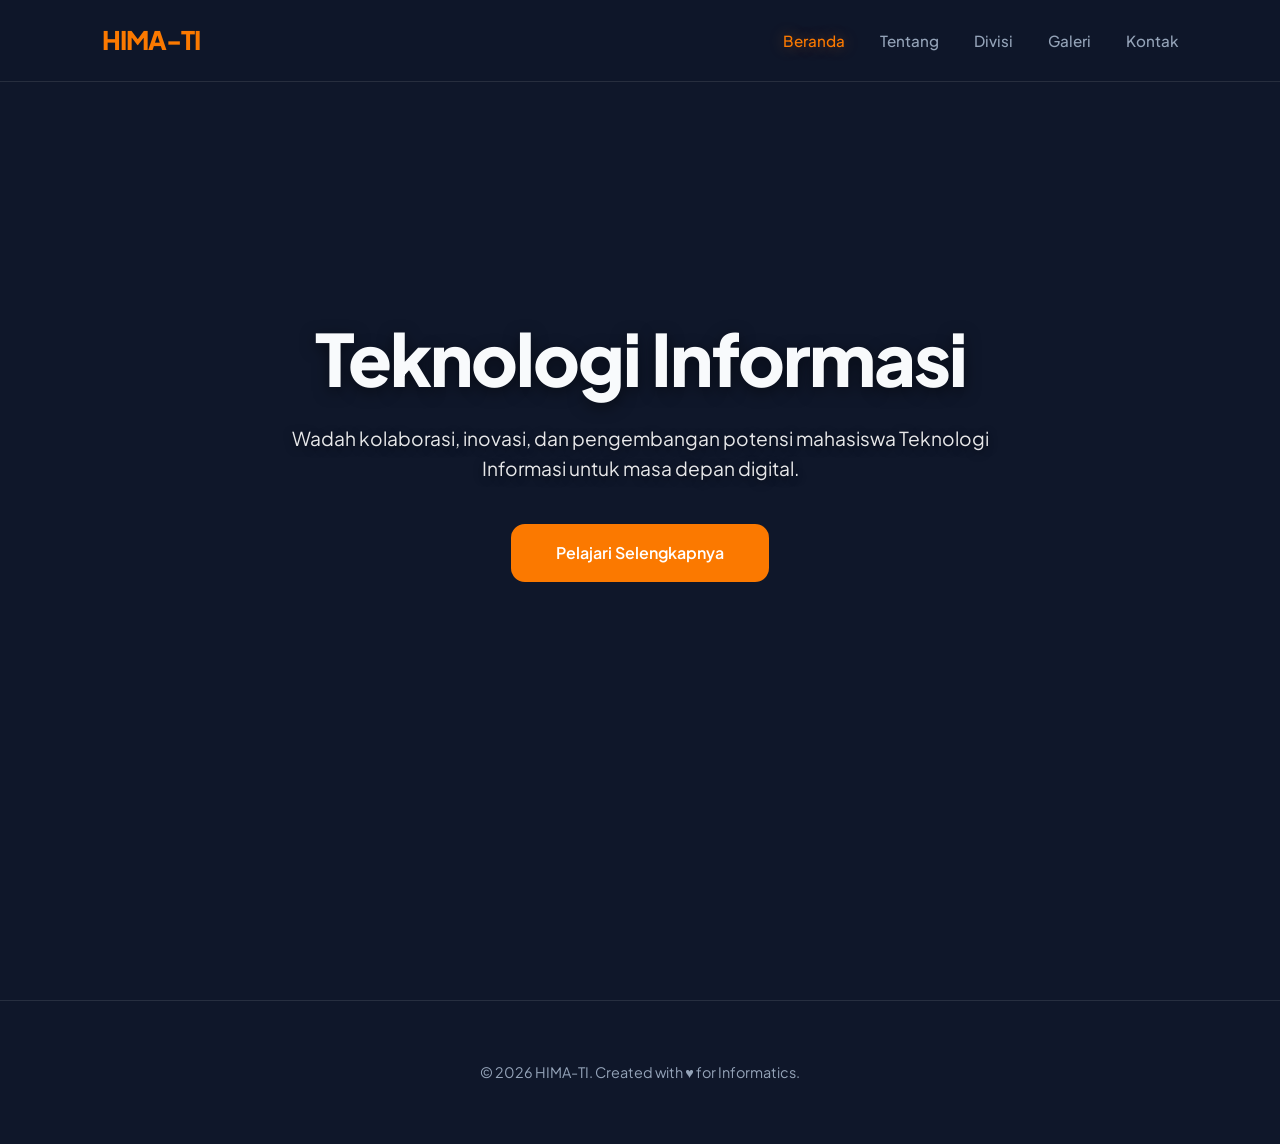
<file: index.html>
<!doctype html>
<html lang="id">
  <head>
    <meta charset="UTF-8" />
    <meta name="viewport" content="width=device-width, initial-scale=1.0" />
    <title>HIMA-TI | Beranda</title>
    <link rel="stylesheet" href="style.css" />
  </head>
  <body>
    <header>
      <div class="logo">HIMA-TI</div>
      <nav>
        <ul class="nav-links">
          <li><a href="index.html" class="active">Beranda</a></li>
          <li><a href="tentang.html">Tentang</a></li>
          <li><a href="divisi.html">Divisi</a></li>
          <li><a href="galeri.html">Galeri</a></li>
          <li><a href="kontak.html">Kontak</a></li>
        </ul>
      </nav>
    </header>

    <section class="hero" id="home">
      <div class="hero-content">
        <h1>Teknologi Informasi</h1>
        <p>
          Wadah kolaborasi, inovasi, dan pengembangan potensi mahasiswa
          Teknologi Informasi untuk masa depan digital.
        </p>
        <a href="tentang.html" class="btn">Pelajari Selengkapnya</a>
      </div>
    </section>

    <footer>
      <p>&copy; 2026 HIMA-TI. Created with &hearts; for Informatics.</p>
    </footer>
  </body>
</html>
</file>
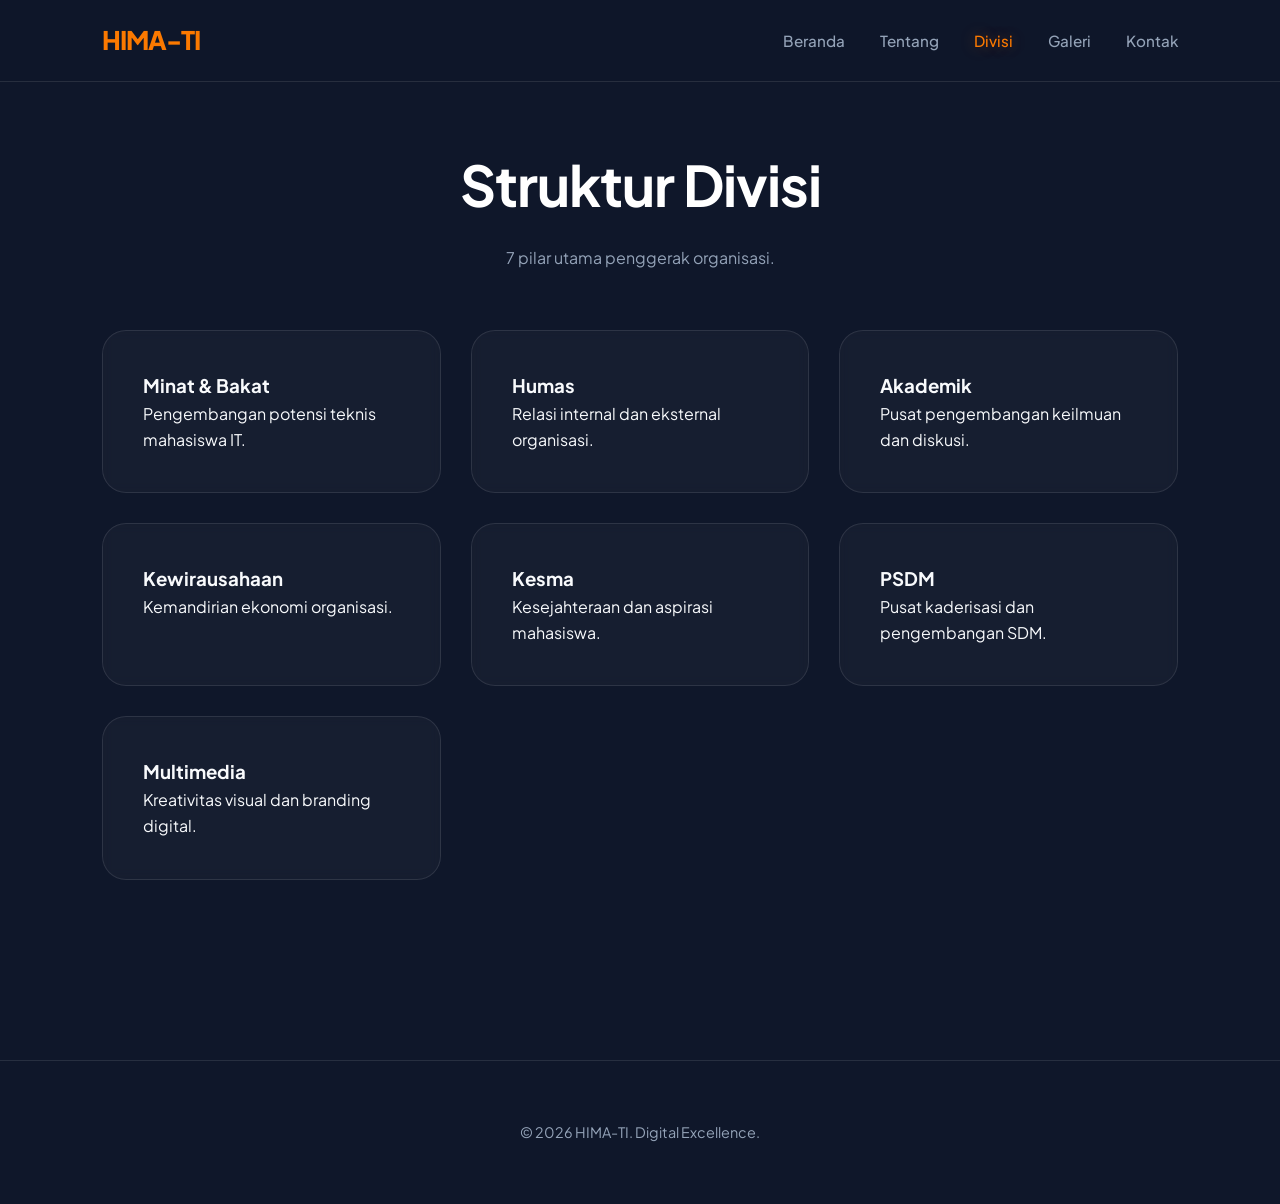
<file: divisi.html>
<!DOCTYPE html>
<html lang="id">
<head>
    <meta charset="UTF-8">
    <meta name="viewport" content="width=device-width, initial-scale=1.0">
    <title>Divisi | HIMA-TI</title>
    <link rel="stylesheet" href="style.css">
</head>
<body>
    <header>
        <div class="logo">HIMA-TI</div>
        <nav>
            <ul class="nav-links">
                <li><a href="index.html">Beranda</a></li>
                <li><a href="tentang.html">Tentang</a></li>
                <li><a href="divisi.html" class="active">Divisi</a></li>
                <li><a href="galeri.html">Galeri</a></li>
                <li><a href="kontak.html">Kontak</a></li>
            </ul>
        </nav>
    </header>

    <main class="container">
        <div class="section-title">
            <h1>Struktur Divisi</h1>
            <p>7 pilar utama penggerak organisasi.</p>
        </div>
        <div class="grid-layout">
            <div class="glass-card"><h3>Minat & Bakat</h3><p>Pengembangan potensi teknis mahasiswa IT.</p></div>
            <div class="glass-card"><h3>Humas</h3><p>Relasi internal dan eksternal organisasi.</p></div>
            <div class="glass-card"><h3>Akademik</h3><p>Pusat pengembangan keilmuan dan diskusi.</p></div>
            <div class="glass-card"><h3>Kewirausahaan</h3><p>Kemandirian ekonomi organisasi.</p></div>
            <div class="glass-card"><h3>Kesma</h3><p>Kesejahteraan dan aspirasi mahasiswa.</p></div>
            <div class="glass-card"><h3>PSDM</h3><p>Pusat kaderisasi dan pengembangan SDM.</p></div>
            <div class="glass-card"><h3>Multimedia</h3><p>Kreativitas visual dan branding digital.</p></div>
        </div>
    </main>

    <footer><p>&copy; 2026 HIMA-TI. Digital Excellence.</p></footer>
</body>
</html>
</file>
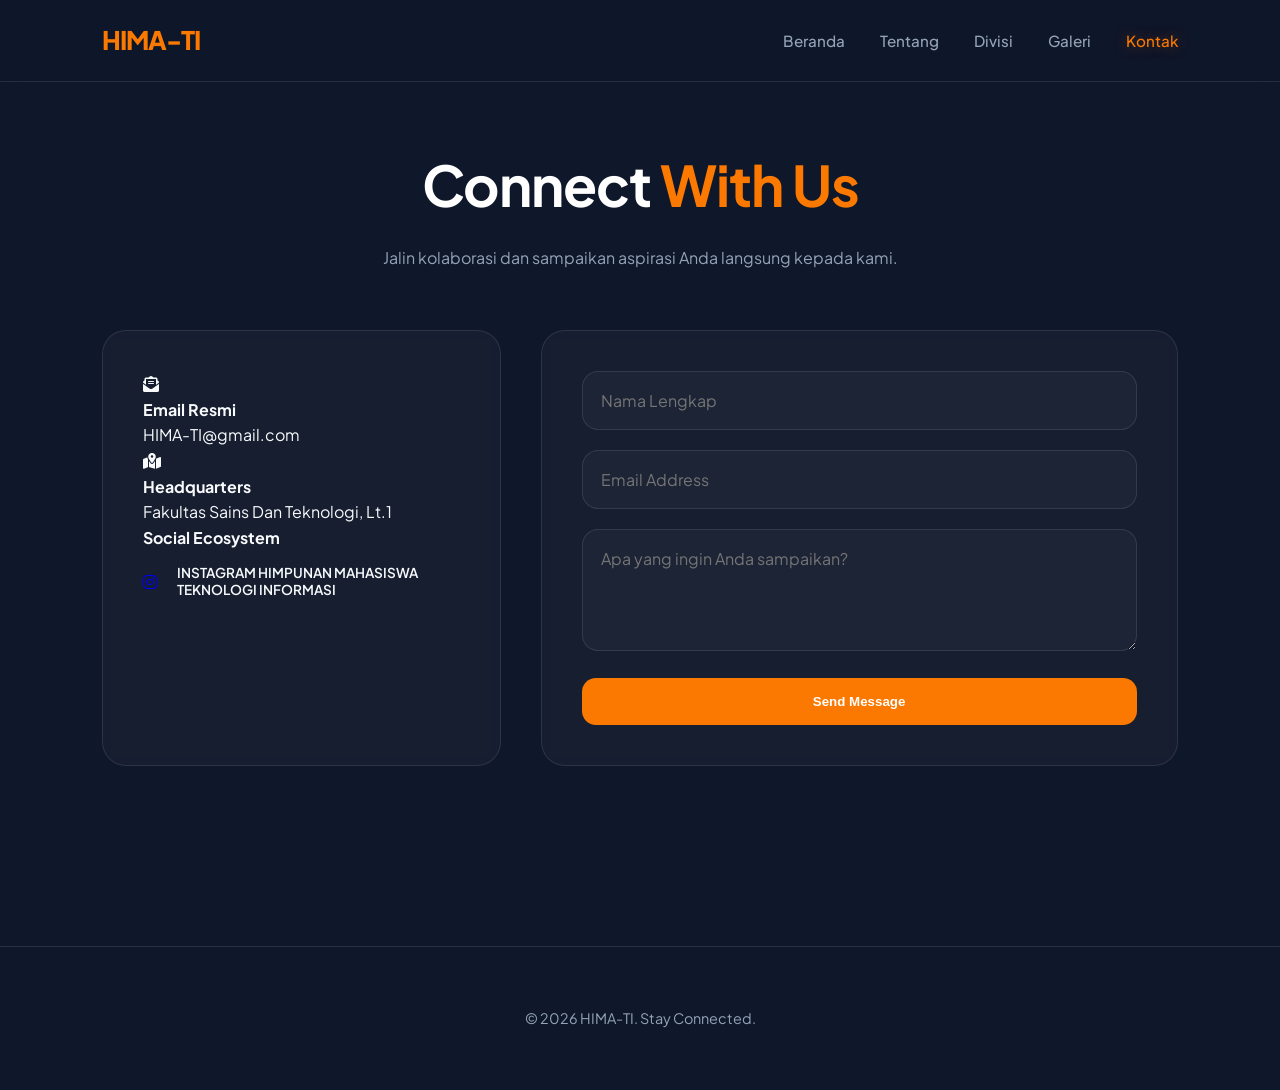
<file: kontak.html>
<!DOCTYPE html>
<html lang="id">
<head>
    <meta charset="UTF-8">
    <meta name="viewport" content="width=device-width, initial-scale=1.0">
    <title>Kontak | HIMA-TI Modern</title>
    <link rel="stylesheet" href="style.css">
    <link rel="stylesheet" href="https://cdnjs.cloudflare.com/ajax/libs/font-awesome/6.0.0/css/all.min.css">
</head>
<body>
    <header>
        <div class="logo">HIMA-TI</div>
        <nav>
            <ul class="nav-links">
                <li><a href="index.html">Beranda</a></li>
                <li><a href="tentang.html">Tentang</a></li>
                <li><a href="divisi.html">Divisi</a></li>
                <li><a href="galeri.html">Galeri</a></li>
                <li><a href="kontak.html" class="active">Kontak</a></li>
            </ul>
        </nav>
    </header>

    <main class="container">
        <div class="section-title">
            <h1>Connect <span>With Us</span></h1>
            <p>Jalin kolaborasi dan sampaikan aspirasi Anda langsung kepada kami.</p>
        </div>

        <div class="contact-grid">
            <div class="glass-card contact-details">
                <div class="detail-item">
                    <i class="fas fa-envelope-open-text"></i>
                    <div>
                        <h4>Email Resmi</h4>
                        <p>HIMA-TI@gmail.com</p>
                    </div>
                </div>
                <div class="detail-item">
                    <i class="fas fa-map-marked-alt"></i>
                    <div>
                        <h4>Headquarters</h4>
                        <p>Fakultas Sains Dan Teknologi, Lt.1</p>
                    </div>
                </div>

                <div class="social-connect">
                    <h4>Social Ecosystem</h4>
                    <div class="social-links" style="display: flex; align-items: center; gap: 20px; margin-top: 15px;">
                        <a href="https://www.instagram.com/it_uinarraniry?igsh=MXd5YmV2d2R3Nzl0bA==" target="_blank" rel="noopener noreferrer">
                            <i class="fab fa-instagram"></i>
                        </a>
                        <h3 style="font-size: 0.85rem; font-weight: 600; color: var(--text-main); margin: 0; line-height: 1.2;">
                            INSTAGRAM HIMPUNAN MAHASISWA<br>TEKNOLOGI INFORMASI
                        </h3>
                    </div>
                </div>
            </div>

            <div class="glass-card">
                <form class="modern-form">
                    <div class="form-group">
                        <input type="text" placeholder="Nama Lengkap" required>
                    </div>
                    <div class="form-group">
                        <input type="email" placeholder="Email Address" required>
                    </div>
                    <div class="form-group">
                        <textarea rows="4" placeholder="Apa yang ingin Anda sampaikan?" required></textarea>
                    </div>
                    <button type="submit" class="btn" style="width: 100%; border: none; cursor: pointer;">
                        Send Message
                    </button>
                </form>
            </div>
        </div>
    </main>

    <footer>
        <p>&copy; 2026 HIMA-TI. Stay Connected.</p>
    </footer>
</body>
</html>
</file>
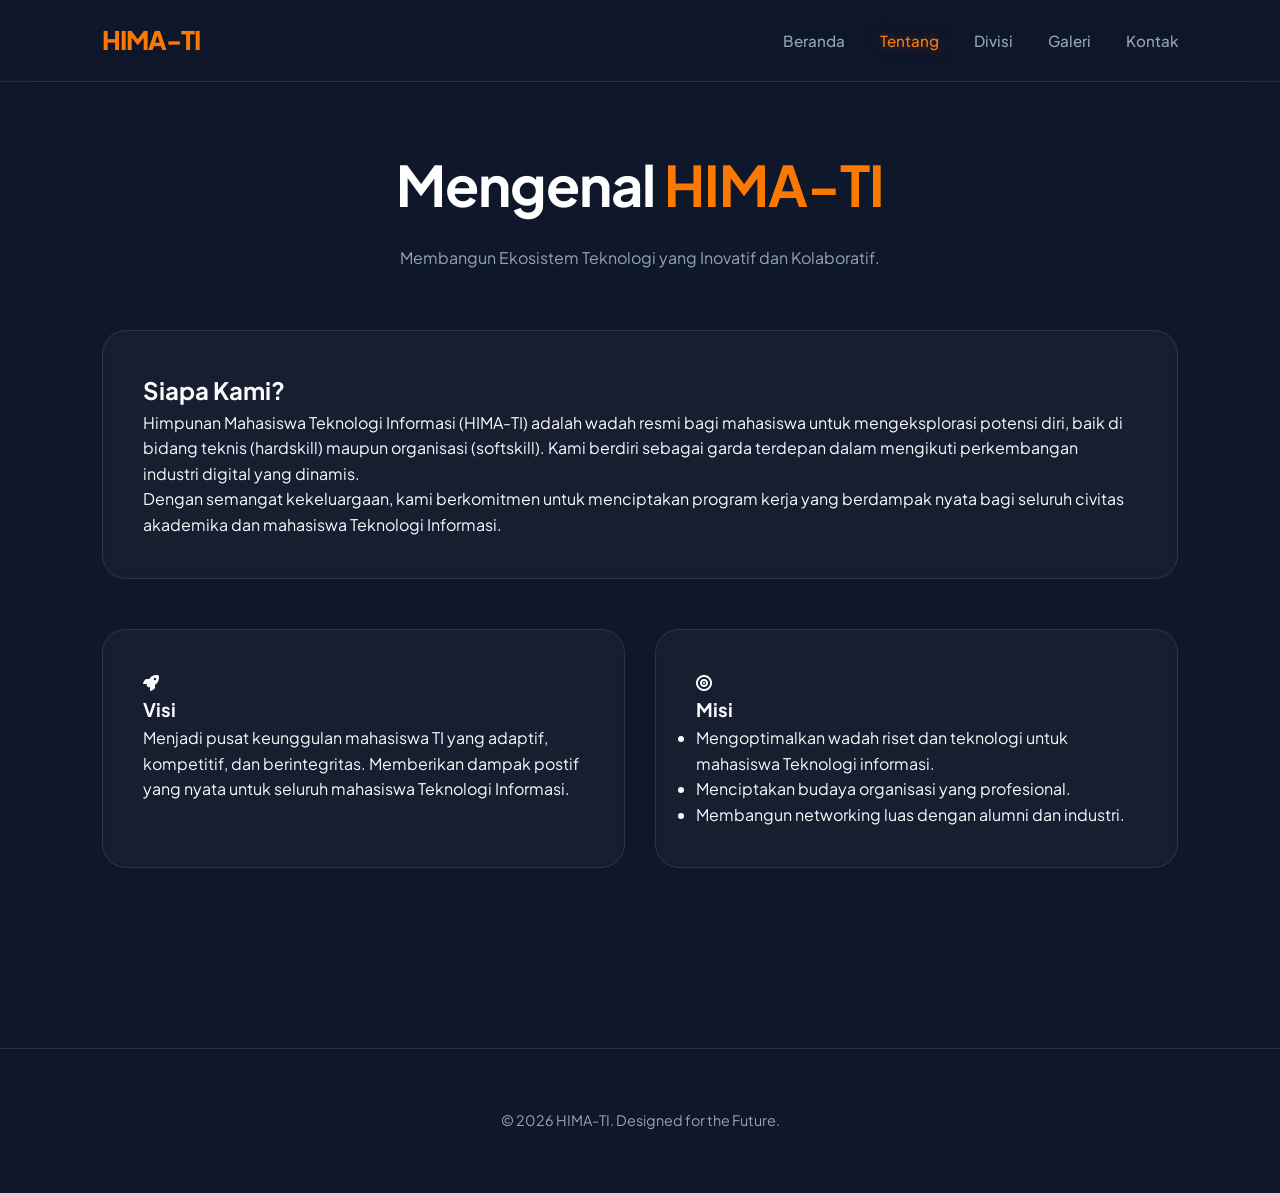
<file: tentang.html>
<!DOCTYPE html>
<html lang="id">
<head>
    <meta charset="UTF-8">
    <meta name="viewport" content="width=device-width, initial-scale=1.0">
    <title>Tentang Kami | HIMA-TI Modern</title>
    <link rel="stylesheet" href="style.css">
    <link rel="stylesheet" href="https://cdnjs.cloudflare.com/ajax/libs/font-awesome/6.0.0/css/all.min.css">
</head>
<body>
    <header>
        <div class="logo">HIMA-TI</div>
        <nav>
            <ul class="nav-links">
                <li><a href="index.html">Beranda</a></li>
                <li><a href="tentang.html" class="active">Tentang</a></li>
                <li><a href="divisi.html">Divisi</a></li>
                <li><a href="galeri.html">Galeri</a></li>
                <li><a href="kontak.html">Kontak</a></li>
            </ul>
        </nav>
    </header>

    <main class="container">
        <section class="about-hero-section">
            <div class="section-title">
                <h1>Mengenal <span>HIMA-TI</span></h1>
                <p>Membangun Ekosistem Teknologi yang Inovatif dan Kolaboratif.</p>
            </div>
            
            <div class="glass-card main-profile">
                <div class="profile-text">
                    <h2>Siapa Kami?</h2>
                    <p>Himpunan Mahasiswa Teknologi Informasi (HIMA-TI) adalah wadah resmi bagi mahasiswa untuk mengeksplorasi potensi diri, baik di bidang teknis (hardskill) maupun organisasi (softskill). Kami berdiri sebagai garda terdepan dalam mengikuti perkembangan industri digital yang dinamis.</p>
                    <p>Dengan semangat kekeluargaan, kami berkomitmen untuk menciptakan program kerja yang berdampak nyata bagi seluruh civitas akademika dan mahasiswa Teknologi Informasi.</p>
                </div>
            </div>
        </section>

        <section class="vision-mission-section" style="margin-top: 50px;">
            <div class="grid-layout">
                <div class="glass-card">
                    <div class="icon-header"><i class="fas fa-rocket"></i></div>
                    <h3>Visi</h3>
                    <p>Menjadi pusat keunggulan mahasiswa TI yang adaptif, kompetitif, dan berintegritas. Memberikan dampak postif yang nyata untuk seluruh mahasiswa Teknologi Informasi.</p>
                </div>
                
                <div class="glass-card">
                    <div class="icon-header"><i class="fas fa-bullseye"></i></div>
                    <h3>Misi</h3>
                    <ul class="clean-list">
                        <li>Mengoptimalkan wadah riset dan teknologi untuk mahasiswa Teknologi informasi.</li>
                        <li>Menciptakan budaya organisasi yang profesional.</li>
                        <li>Membangun networking luas dengan alumni dan industri.</li>
                    </ul>
                </div>
            </div>
        </section>
    </main>

    <footer>
        <p>&copy; 2026 HIMA-TI. Designed for the Future.</p>
    </footer>
</body>
</html>
</file>
<file: style.css>
/* OPTIMIZED RESPONSIVE CSS 
    Theme: Web3 Dark Orange (HIMA-TI Edition)
*/

@import url('https://fonts.googleapis.com/css2?family=Plus+Jakarta+Sans:wght@300;400;600;800&display=swap');

:root {
    --bg-dark: #0f172a;           /* Deep Blue - Web3 Standard */
    --primary: #fb7900;           /* Oranye Identitas */
    --primary-light: #ffab5e;
    --white: #ffffff;
    --glass: rgba(255, 255, 255, 0.03);
    --glass-border: rgba(255, 255, 255, 0.1);
    --text-main: #f8fafc;
    --text-dim: #94a3b8;
    --transition: all 0.4s cubic-bezier(0.2, 0.8, 0.2, 1);
}

* {
    margin: 0;
    padding: 0;
    box-sizing: border-box;
}

html {
    scroll-behavior: smooth;
}

body {
    font-family: 'Plus Jakarta Sans', sans-serif;
    background-color: var(--bg-dark);
    color: var(--text-main);
    line-height: 1.6;
    overflow-x: hidden;
}

/* --- HEADER & NAV --- */
header {
    background: rgba(15, 23, 42, 0.85);
    backdrop-filter: blur(15px);
    -webkit-backdrop-filter: blur(15px);
    border-bottom: 1px solid var(--glass-border);
    padding: 20px 8%;
    position: fixed;
    width: 100%;
    top: 0;
    z-index: 1000;
    display: flex;
    justify-content: space-between;
    align-items: center;
    transition: var(--transition);
}

.logo {
    font-weight: 800;
    font-size: 1.6rem;
    color: var(--primary);
    letter-spacing: -1px;
}

.nav-links {
    display: flex;
    list-style: none;
    gap: 35px;
}

.nav-links a {
    text-decoration: none;
    color: var(--text-dim);
    font-weight: 500;
    font-size: 0.95rem;
    transition: var(--transition);
}

.nav-links a:hover, .nav-links a.active {
    color: var(--primary);
    text-shadow: 0 0 15px rgba(251, 121, 0, 0.4);
}

/* --- LAYOUT --- */
.container {
    padding: 140px 8% 80px;
    max-width: 1300px;
    margin: 0 auto;
}

.section-title {
    text-align: center;
    margin-bottom: 60px;
}

.section-title h1 {
    font-size: clamp(2rem, 5vw, 3.5rem);
    margin-bottom: 15px;
    color: var(--white);
    letter-spacing: -1px;
}

.section-title span {
    color: var(--primary);
}

.section-title p {
    color: var(--text-dim);
    max-width: 600px;
    margin: 0 auto;
}

/* --- HERO (GABUNGAN DENGAN STYLE HTML TADI) --- */
.hero {
    height: 100vh;
    width: 100%;
    display: flex;
    align-items: center;
    justify-content: center;
    text-align: center;
    overflow: hidden;
    position: relative;
    /* Background Image dari HTML sebelumnya */
    background: linear-gradient(rgba(15, 23, 42, 0.7), rgba(15, 23, 42, 0.7)),
                url("https://cdn.corenexis.com/files/c/8132881720.png") no-repeat !important;
    background-position: center center !important;
    background-size: contain !important; /* Agar desain utuh di desktop */
    background-color: var(--bg-dark) !important;
}

.hero-content {
    max-width: 900px;
    padding: 0 20px;
    z-index: 10;
}

.hero-content h1 {
    font-size: clamp(2.5rem, 7vw, 4.5rem);
    font-weight: 800;
    line-height: 1.1;
    margin-bottom: 25px;
    letter-spacing: -2px;
    text-shadow: 0 4px 15px rgba(0, 0, 0, 0.5);
}

.hero-content p {
    color: rgba(255, 255, 255, 0.9);
    max-width: 700px;
    margin: 0 auto 40px;
    font-size: clamp(1rem, 2vw, 1.2rem);
    text-shadow: 0 2px 8px rgba(0, 0, 0, 0.5);
}

/* --- COMPONENTS --- */
.grid-layout {
    display: grid;
    grid-template-columns: repeat(auto-fit, minmax(300px, 1fr));
    gap: 30px;
}

.glass-card {
    background: var(--glass);
    border: 1px solid var(--glass-border);
    backdrop-filter: blur(5px);
    padding: 40px;
    border-radius: 24px;
    transition: var(--transition);
}

.glass-card:hover {
    border-color: var(--primary);
    background: rgba(255, 255, 255, 0.06);
    transform: translateY(-12px) scale(1.02);
    box-shadow: 0 20px 40px rgba(0, 0, 0, 0.3);
}

.btn {
    padding: 16px 45px;
    background: var(--primary);
    color: var(--white);
    text-decoration: none;
    border-radius: 14px;
    font-weight: 600;
    display: inline-block;
    transition: var(--transition);
    border: none;
    cursor: pointer;
}

.btn:hover {
    transform: translateY(-5px);
    background: var(--primary-light);
    box-shadow: 0 10px 30px rgba(251, 121, 0, 0.4);
}

/* --- GALLERY --- */
.gallery-grid {
    display: grid;
    grid-template-columns: repeat(auto-fill, minmax(280px, 1fr));
    gap: 25px;
}

.gallery-item {
    position: relative;
    border-radius: 24px;
    overflow: hidden;
    height: 320px;
    border: 1px solid var(--glass-border);
    transition: var(--transition);
}

.gallery-item img {
    width: 100%;
    height: 100%;
    object-fit: cover;
    filter: brightness(0.7) grayscale(0.4);
    transition: 0.6s cubic-bezier(0.2, 0.8, 0.2, 1);
}

.gallery-overlay {
    position: absolute;
    bottom: 0;
    width: 100%;
    padding: 30px 20px;
    background: linear-gradient(to top, rgba(15, 23, 42, 0.95), transparent);
    transform: translateY(100%);
    transition: var(--transition);
}

.gallery-item:hover img {
    transform: scale(1.1);
    filter: brightness(1) grayscale(0);
}

.gallery-item:hover {
    border-color: var(--primary);
    box-shadow: 0 0 40px rgba(251, 121, 0, 0.25);
}

/* --- CONTACT --- */
.contact-grid {
    display: grid;
    grid-template-columns: 1fr 1.6fr;
    gap: 40px;
}

.modern-form {
    display: flex;
    flex-direction: column;
    gap: 20px;
}

.modern-form input, .modern-form textarea {
    width: 100%;
    padding: 18px;
    background: var(--glass);
    border: 1px solid var(--glass-border);
    border-radius: 16px;
    color: var(--white);
    font-family: inherit;
    font-size: 1rem;
    transition: var(--transition);
}

/* --- FOOTER --- */
footer {
    padding: 60px 20px;
    text-align: center;
    border-top: 1px solid var(--glass-border);
    margin-top: 100px;
    color: var(--text-dim);
    font-size: 0.9rem;
}

/* --- MEDIA QUERIES (RESPONSIVE) --- */

@media (max-width: 1024px) {
    header { padding: 20px 5%; }
    .container { padding: 120px 5% 60px; }
}

@media (max-width: 992px) {
    .contact-grid { grid-template-columns: 1fr; }
}

@media (max-width: 768px) {
    header {
        padding: 15px 5%;
        flex-direction: column;
        gap: 15px;
    }

    .hero {
        background-size: cover !important; /* Penuh di mobile agar proporsional */
        background-attachment: scroll !important;
        padding-top: 100px;
    }

    .hero-content h1 {
        font-size: 2.3rem !important;
        letter-spacing: -1px;
    }
    
    .nav-links {
        gap: 15px;
        flex-wrap: wrap;
        justify-content: center;
    }

    .nav-links a { font-size: 0.85rem; }
    .container { padding-top: 160px; }
}

@media (max-width: 480px) {
    .btn {
        width: 100%;
        text-align: center;
        padding: 14px 20px;
    }

    .modern-form input, .modern-form textarea {
        font-size: 16px;
    }
}
</file>
